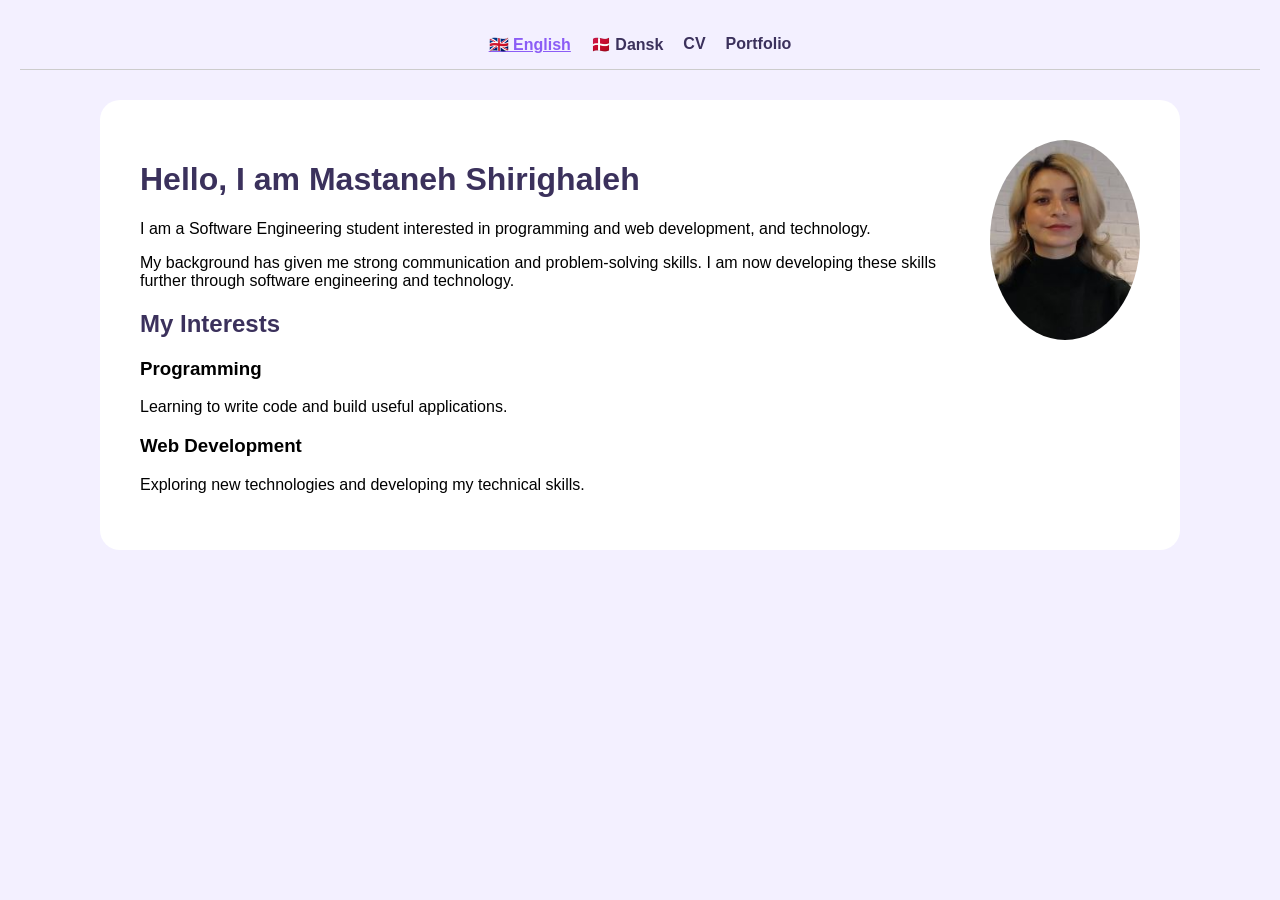
<file: index.html>
<!doctype html>
<html lang="en">
  <head>
    <meta charset="UTF-8" />
    <meta name="viewport" content="width=device-width, initial-scale=1.0" />
    <title>Mastaneh Portfolio</title>
    <link rel="stylesheet" href="css/style.css" />
  </head>
  <body>
    <header>
      <nav>
        <ul>
          <li><a href="index.html" class="active">🇬🇧 English</a></li>
          <li><a href="about-me-da.html">🇩🇰 Dansk</a></li>
          <li><a href="cv.html">CV</a></li>
          <li><a href="portfolio.html">Portfolio</a></li>
        </ul>
      </nav>
    </header>
    <main>
      <div class="about-content">
        <div class="about-text">
          <h1>Hello, I am Mastaneh Shirighaleh</h1>

          <p>
            I am a Software Engineering student interested in programming and
            web development, and technology.
          </p>
          <p>
            My background has given me strong communication and problem-solving
            skills. I am now developing these skills further through software
            engineering and technology.
          </p>
          <h2>My Interests</h2>
          <section class="interests">
            <article>
              <h3>Programming</h3>
              <p>Learning to write code and build useful applications.</p>
            </article>

            <article>
              <h3>Web Development</h3>
              <p>
                Exploring new technologies and developing my technical skills.
              </p>
            </article>
          </section>
        </div>
        <img
          class="profile-image"
          src="images/profile.jpg"
          alt="profile photo of Mastaneh"
        />
      </div>
    </main>
  </body>
</html>
</file>
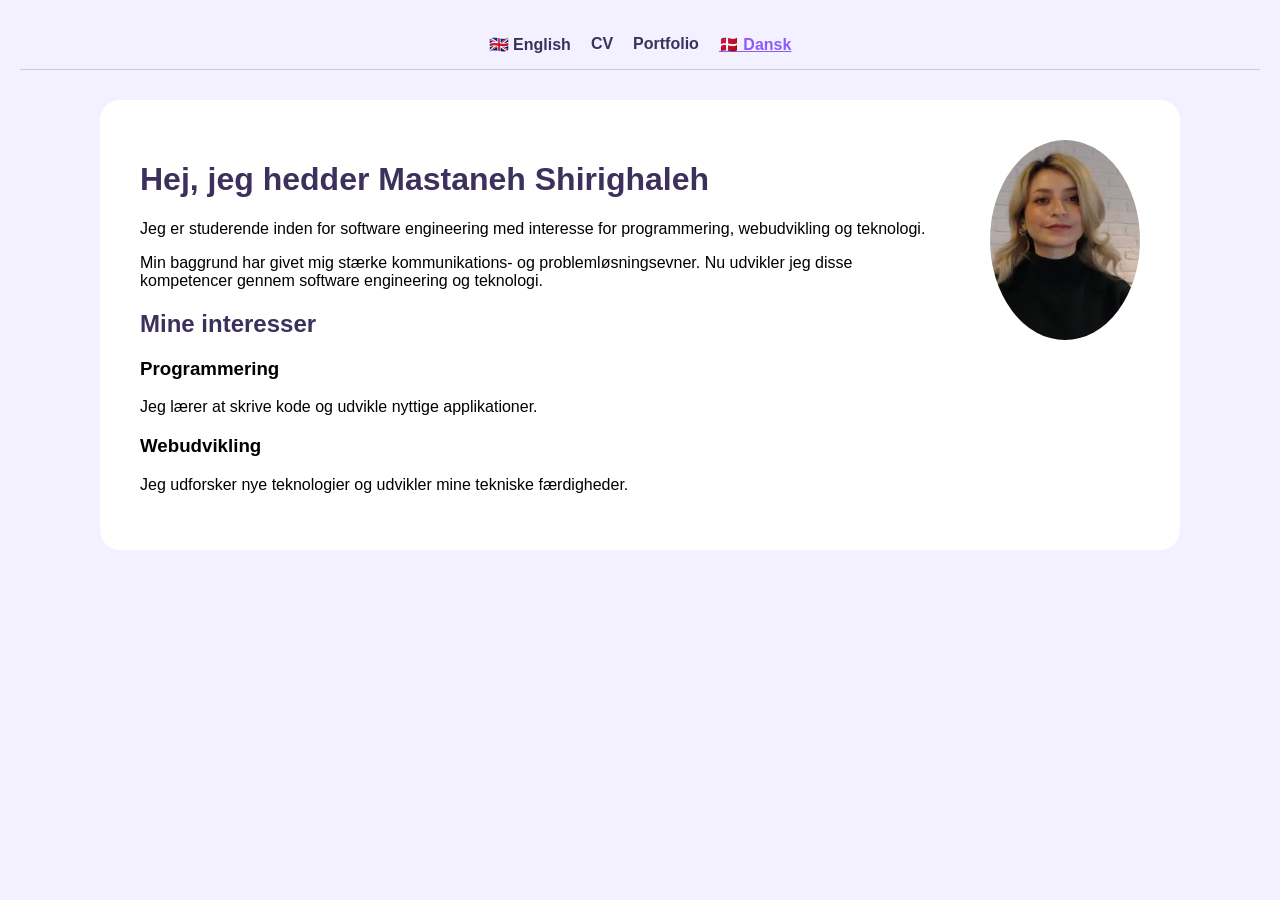
<file: about-me-da.html>
<!doctype html>
<html lang="da">
  <head>
    <meta charset="UTF-8" />
    <meta name="viewport" content="width=device-width, initial-scale=1.0" />
    <title>Mastaneh - Om mig</title>
    <link rel="stylesheet" href="css/style.css" />
  </head>

  <body>
    <header>
      <nav>
        <ul>
          <li><a href="about-me.html">🇬🇧 English</a></li>
          <li><a href="cv.html">CV</a></li>
          <li><a href="portfolio.html">Portfolio</a></li>
          <li><a href="about-me-da.html" class="active">🇩🇰 Dansk</a></li>
        </ul>
      </nav>
    </header>

    <main>
      <div class="about-content">
        <div class="about-text">
          <h1>Hej, jeg hedder Mastaneh Shirighaleh</h1>

          <p>
            Jeg er studerende inden for software engineering med interesse for
            programmering, webudvikling og teknologi.
          </p>

          <p>
            Min baggrund har givet mig stærke kommunikations- og
            problemløsningsevner. Nu udvikler jeg disse kompetencer gennem
            software engineering og teknologi.
          </p>

          <h2>Mine interesser</h2>

          <div class="interests">
            <div>
              <h3>Programmering</h3>
              <p>Jeg lærer at skrive kode og udvikle nyttige applikationer.</p>
            </div>

            <div>
              <h3>Webudvikling</h3>
              <p>
                Jeg udforsker nye teknologier og udvikler mine tekniske
                færdigheder.
              </p>
            </div>
          </div>
        </div>

        <img
          class="profile-image"
          src="images/profile.jpg"
          alt="Profilbillede af Mastaneh"
        />
      </div>
    </main>
  </body>
</html>
</file>
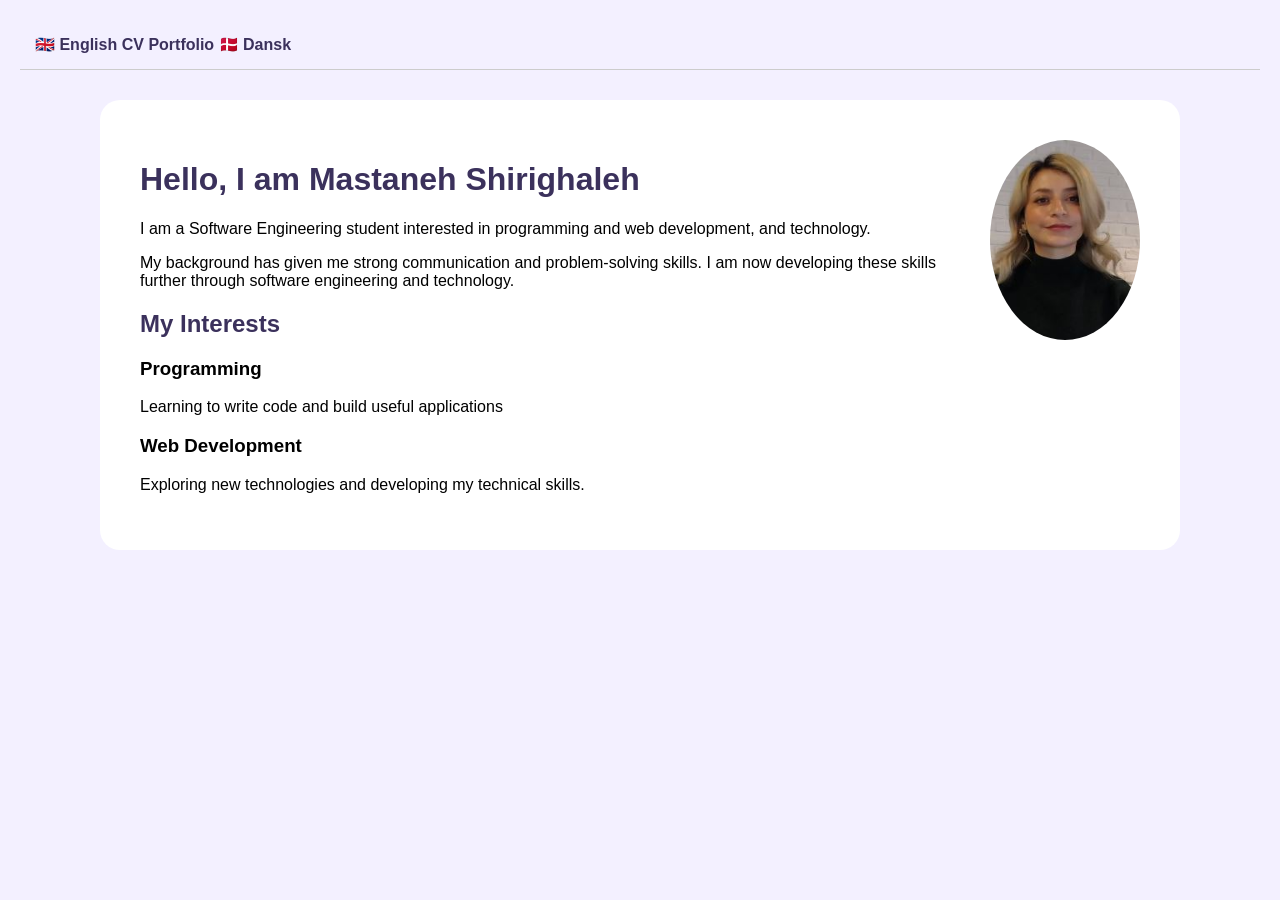
<file: about-me.html>
<!doctype html>
<html lang="en">
  <head>
    <meta charset="UTF-8" />
    <meta name="viewport" content="width=device-width, initial-scale=1.0" />
    <title>Mastaneh Portfolio</title>
    <link rel="stylesheet" href="css/style.css" />
  </head>
  <body>
    <header>
      <nav>
        <a href="about-me.html">🇬🇧 English</a>
        <a href="cv.html"> CV</a>
        <a href="portfolio.html">Portfolio</a>
        <a href="about-me-da.html">🇩🇰 Dansk</a>
      </nav>
    </header>
    <main>
      <div class="about-content">
        <div class="about-text">
          <h1>Hello, I am Mastaneh Shirighaleh</h1>

          <p>
            I am a Software Engineering student interested in programming and
            web development, and technology.
          </p>
          <p>
            My background has given me strong communication and problem-solving
            skills. I am now developing these skills further through software
            engineering and technology.
          </p>
          <h2>My Interests</h2>
          <div class="interests">
            <div>
              <h3>Programming</h3>
              <p>Learning to write code and build useful applications</p>
            </div>
            <div>
              <h3>Web Development</h3>
              <p>
                Exploring new technologies and developing my technical skills.
              </p>
            </div>
          </div>
        </div>
        <img
          class="profile-image"
          src="images/profile.jpg"
          alt="profile photo of Mastaneh"
        />
      </div>
    </main>
  </body>
</html>
</file>
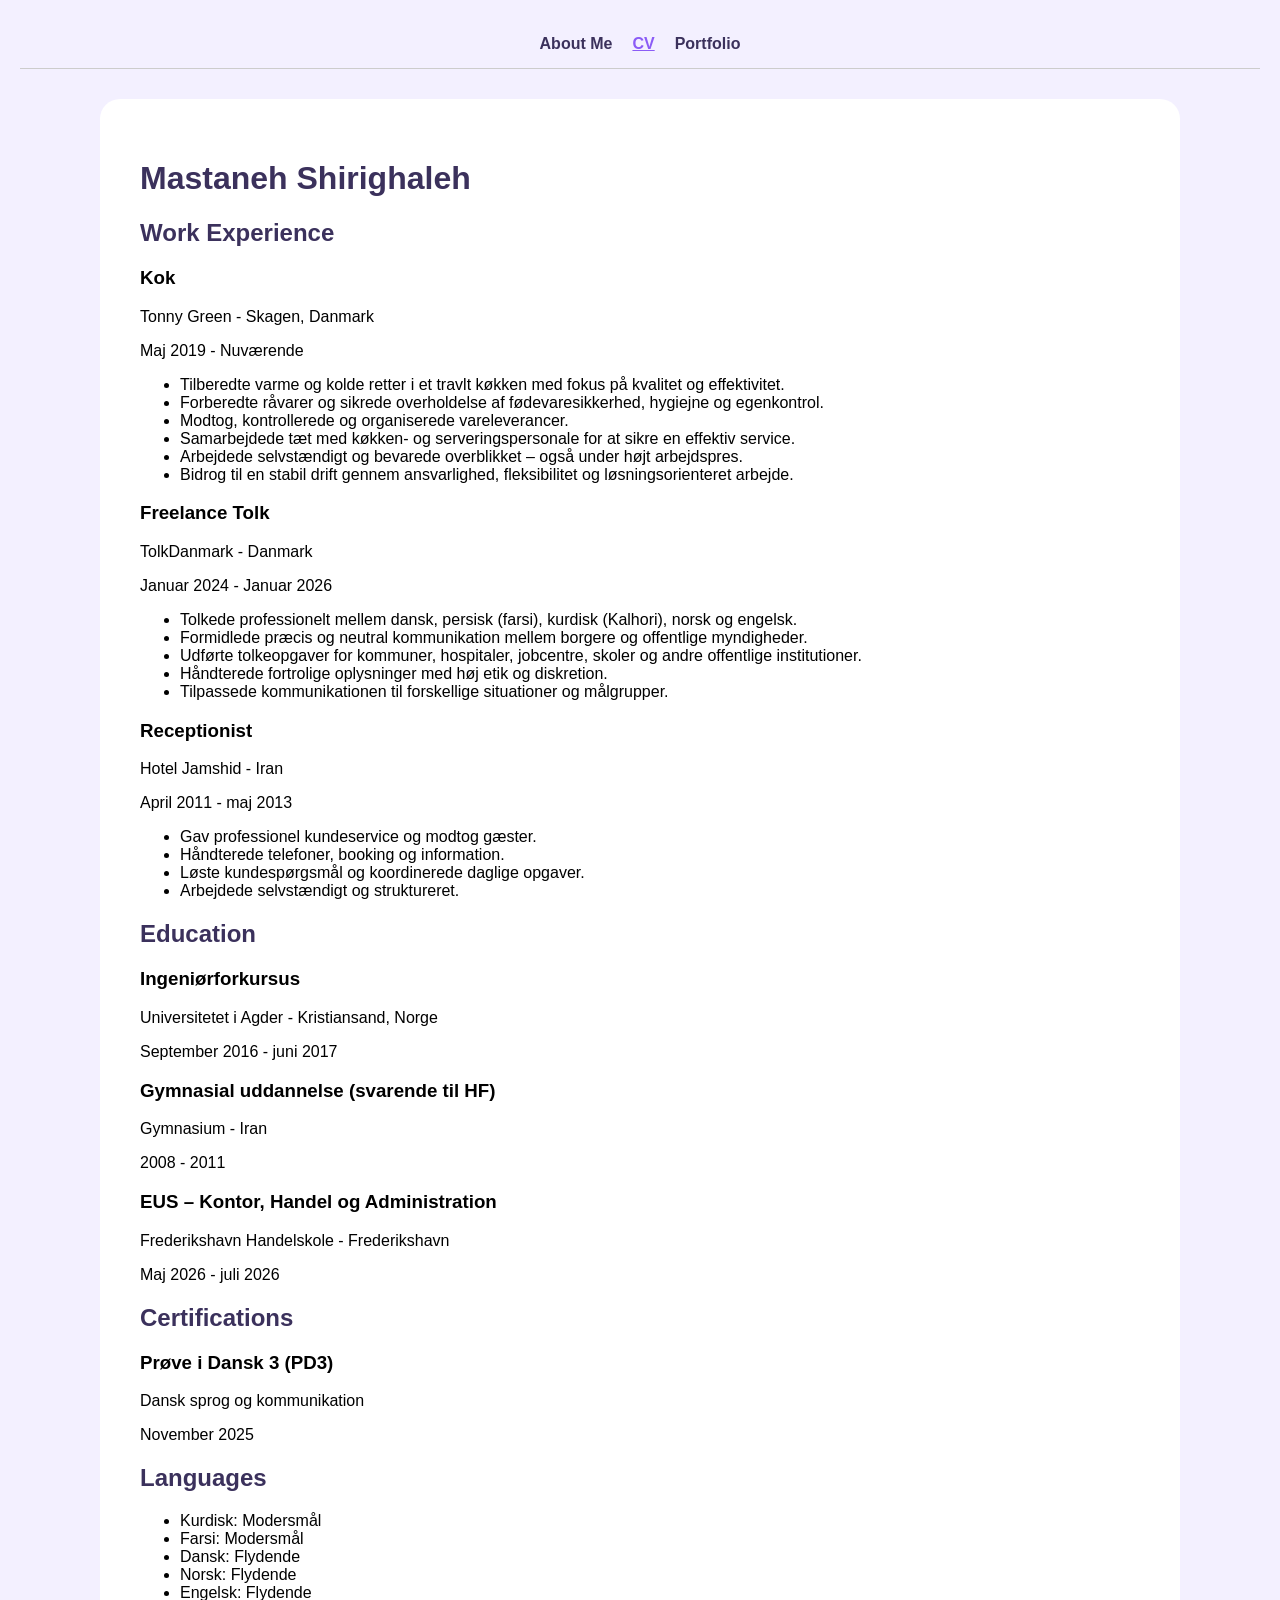
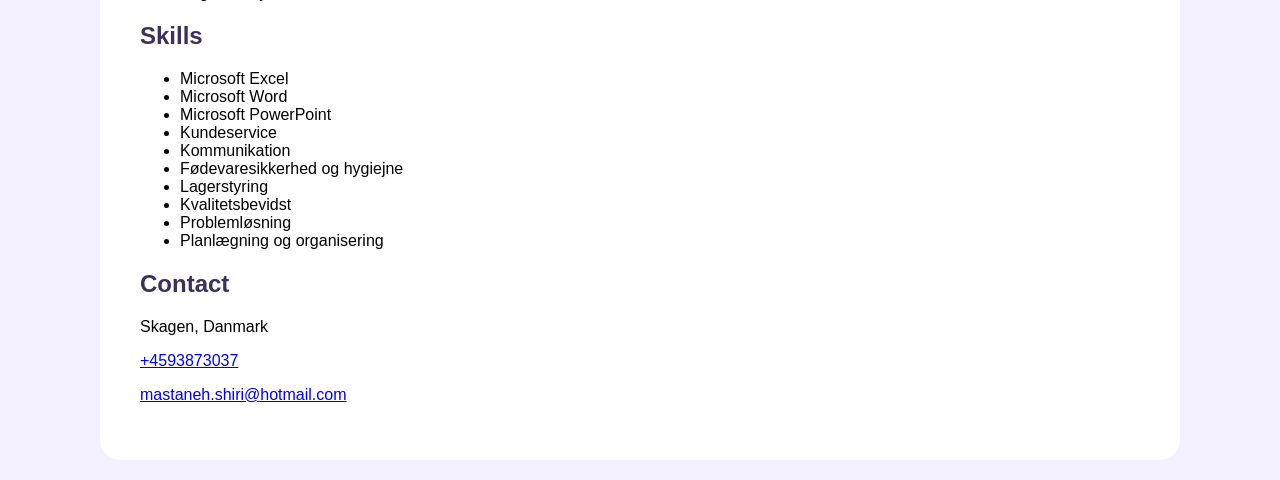
<file: cv.html>
<!doctype html>
<html lang="en">
  <head>
    <meta charset="UTF-8" />
    <meta name="viewport" content="width=device-width, initial-scale=1.0" />
    <title>Mastaneh CV</title>
    <link rel="stylesheet" href="css/style.css" />
  </head>
  <body>
    <header>
      <nav>
        <ul>
          <li><a href="index.html">About Me</a></li>
          <li><a href="cv.html" class="active">CV</a></li>
          <li><a href="portfolio.html">Portfolio</a></li>
        </ul>
      </nav>
    </header>
    <main>
      <h1>Mastaneh Shirighaleh</h1>
      <section>
        <h2>Work Experience</h2>
        <h3>Kok</h3>
        <p>Tonny Green - Skagen, Danmark</p>
        <p>Maj 2019 - Nuværende</p>
        <ul>
          <li>
            Tilberedte varme og kolde retter i et travlt køkken med fokus på
            kvalitet og effektivitet.
          </li>
          <li>
            Forberedte råvarer og sikrede overholdelse af fødevaresikkerhed,
            hygiejne og egenkontrol.
          </li>
          <li>Modtog, kontrollerede og organiserede vareleverancer.</li>
          <li>
            Samarbejdede tæt med køkken- og serveringspersonale for at sikre en
            effektiv service.
          </li>
          <li>
            Arbejdede selvstændigt og bevarede overblikket – også under højt
            arbejdspres.
          </li>
          <li>
            Bidrog til en stabil drift gennem ansvarlighed, fleksibilitet og
            løsningsorienteret arbejde.
          </li>
        </ul>
        <h3>Freelance Tolk</h3>
        <p>TolkDanmark - Danmark</p>
        <p>Januar 2024 - Januar 2026</p>
        <ul>
          <li>
            Tolkede professionelt mellem dansk, persisk (farsi), kurdisk
            (Kalhori), norsk og engelsk.
          </li>
          <li>
            Formidlede præcis og neutral kommunikation mellem borgere og
            offentlige myndigheder.
          </li>
          <li>
            Udførte tolkeopgaver for kommuner, hospitaler, jobcentre, skoler og
            andre offentlige institutioner.
          </li>
          <li>Håndterede fortrolige oplysninger med høj etik og diskretion.</li>
          <li>
            Tilpassede kommunikationen til forskellige situationer og
            målgrupper.
          </li>
        </ul>
        <h3>Receptionist</h3>
        <p>Hotel Jamshid - Iran</p>
        <p>April 2011 - maj 2013</p>
        <ul>
          <li>Gav professionel kundeservice og modtog gæster.</li>
          <li>Håndterede telefoner, booking og information.</li>
          <li>Løste kundespørgsmål og koordinerede daglige opgaver.</li>
          <li>Arbejdede selvstændigt og struktureret.</li>
        </ul>
      </section>
      <section>
        <h2>Education</h2>
        <h3>Ingeniørforkursus</h3>
        <p>Universitetet i Agder - Kristiansand, Norge</p>
        <p>September 2016 - juni 2017</p>
        <h3>Gymnasial uddannelse (svarende til HF)</h3>
        <p>Gymnasium - Iran</p>
        <p>2008 - 2011</p>
        <h3>EUS – Kontor, Handel og Administration</h3>
        <p>Frederikshavn Handelskole - Frederikshavn</p>
        <p>Maj 2026 - juli 2026</p>
      </section>
      <section>
        <h2>Certifications</h2>
        <h3>Prøve i Dansk 3 (PD3)</h3>
        <p>Dansk sprog og kommunikation</p>
        <p>November 2025</p>
      </section>
      <section>
        <h2>Languages</h2>
        <ul>
          <li>Kurdisk: Modersmål</li>
          <li>Farsi: Modersmål</li>
          <li>Dansk: Flydende</li>
          <li>Norsk: Flydende</li>
          <li>Engelsk: Flydende</li>
        </ul>
      </section>
      <section>
        <h2>Skills</h2>
        <ul>
          <li>Microsoft Excel</li>
          <li>Microsoft Word</li>
          <li>Microsoft PowerPoint</li>
          <li>Kundeservice</li>
          <li>Kommunikation</li>
          <li>Fødevaresikkerhed og hygiejne</li>
          <li>Lagerstyring</li>
          <li>Kvalitetsbevidst</li>
          <li>Problemløsning</li>
          <li>Planlægning og organisering</li>
        </ul>
      </section>
      <section>
        <h2>Contact</h2>
        <p>Skagen, Danmark</p>
        <p>
          <a href="tel:+4593873037">+4593873037</a>
        </p>
        <p>
          <a href="mailto:mastaneh.shiri@hotmail.com"
            >mastaneh.shiri@hotmail.com</a
          >
        </p>
      </section>
    </main>
  </body>
</html>
</file>
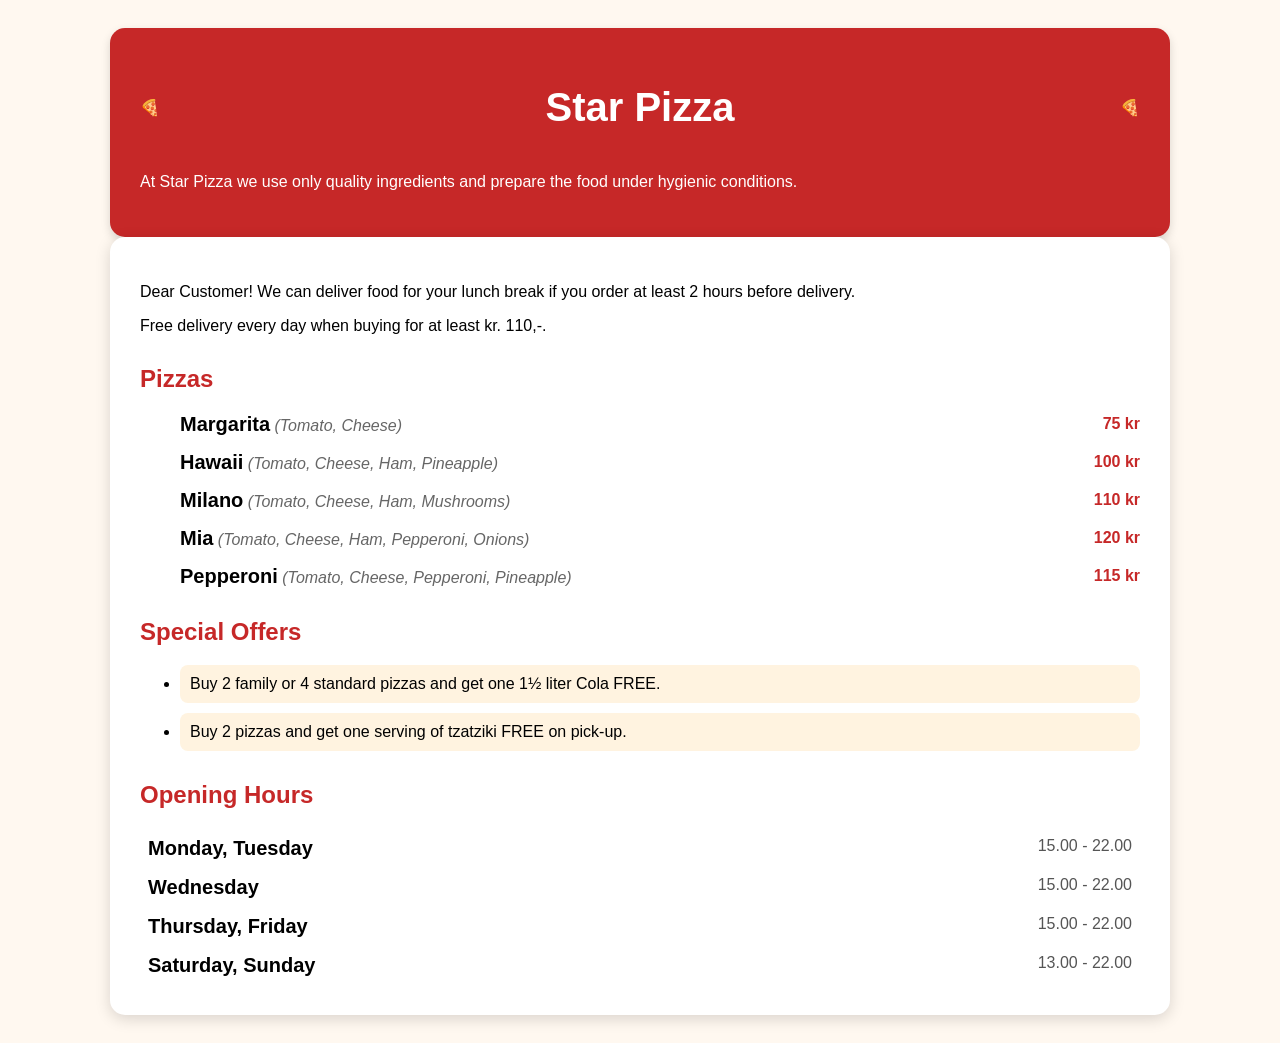
<file: pizza.html>
<!doctype html>
<html lang="en">
  <head>
    <meta charset="UTF-8" />
    <meta name="viewport" content="width=device-width, initial-scale=1.0" />
    <title>Star Pizza</title>
    <link rel="stylesheet" href="style.css" />
  </head>

  <body>
    <header>
      <div>
        <span>🍕</span>
        <h1>Star Pizza</h1>
        <span>🍕</span>
      </div>

      <p>
        At Star Pizza we use only quality ingredients and prepare the food under
        hygienic conditions.
      </p>
    </header>

    <main>
      <p>
        Dear Customer! We can deliver food for your lunch break if you order at
        least 2 hours before delivery.
      </p>

      <p>Free delivery every day when buying for at least kr. 110,-.</p>

      <h2>Pizzas</h2>

      <ol>
        <li>
          <div>
            <strong>Margarita</strong>
            <em>(Tomato, Cheese)</em>
          </div>
          <span>75 kr</span>
        </li>

        <li>
          <div>
            <strong>Hawaii</strong>
            <em>(Tomato, Cheese, Ham, Pineapple)</em>
          </div>
          <span>100 kr</span>
        </li>

        <li>
          <div>
            <strong>Milano</strong>
            <em>(Tomato, Cheese, Ham, Mushrooms)</em>
          </div>
          <span>110 kr</span>
        </li>

        <li>
          <div>
            <strong>Mia</strong>
            <em>(Tomato, Cheese, Ham, Pepperoni, Onions)</em>
          </div>
          <span>120 kr</span>
        </li>

        <li>
          <div>
            <strong>Pepperoni</strong>
            <em>(Tomato, Cheese, Pepperoni, Pineapple)</em>
          </div>
          <span>115 kr</span>
        </li>
      </ol>

      <section class="special-offers">
        <h2>Special Offers</h2>

        <ul>
          <li>
            Buy 2 family or 4 standard pizzas and get one 1½ liter Cola FREE.
          </li>

          <li>Buy 2 pizzas and get one serving of tzatziki FREE on pick-up.</li>
        </ul>
      </section>

      <h2>Opening Hours</h2>

      <table>
        <tr>
          <td>
            <strong>Monday, Tuesday</strong>
            <span>15.00 - 22.00</span>
          </td>
        </tr>

        <tr>
          <td>
            <strong>Wednesday</strong>
            <span>15.00 - 22.00</span>
          </td>
        </tr>

        <tr>
          <td>
            <strong>Thursday, Friday</strong>
            <span>15.00 - 22.00</span>
          </td>
        </tr>

        <tr>
          <td>
            <strong>Saturday, Sunday</strong>
            <span>13.00 - 22.00</span>
          </td>
        </tr>
      </table>
    </main>
  </body>
</html>
</file>
<file: css/style.css>
:root {
    --background-color: #f3f0ff;
    --primary-color: #3b315c;
    --hover-color: #8b5cf6;
    --white-color: #ffffff;
    --border-color: #ccc;
}

body {
    font-family: Arial, Helvetica, sans-serif;
    margin: 0;
    padding: 20px;
background-color: var(--background-color);
}
header{
    margin-bottom: 30px;
    padding: 15px;
border-bottom: 1px solid var(--border-color);

}
nav a{
    text-decoration: none;
    font-weight: bold;
    color: var(--primary-color);
}
nav a.active {
    color: var(--hover-color);
    text-decoration: underline;
}
nav a:hover{
    color: var(--hover-color);

}
.projects article{
    padding: 20px;
    border: 1px solid var(--border-color);

}
.projects img {
    width: 100%;
    height: auto;
}

main {
    max-width: 1000px;
    margin: 0 auto;
    padding: 40px;
background-color: var(--white-color);
    border-radius: 20px;
}
nav ul {
    display: flex;
    justify-content: center;
    gap: 20px;
    list-style: none;
    padding: 0;
    margin: 0;
}
.profile-image {
    width: 200px;
    border-radius: 50%;
    height: 200px;
    object-fit: cover;
    display: block;
}
.about-content {
    display: flex;
    align-items: flex-start;
    gap: 50px;
}
h1 {
    font-size: 32px;
    color: var(--primary-color);
}

h2 {
    font-size: 24px;
    color: var(--primary-color);
}
.projects {
    display: grid;
    grid-template-columns: 1fr;
    gap: 20px;
}

@media (min-width: 768px) {
    .projects {
        grid-template-columns: repeat(2, 1fr);
    }
}

@media (min-width: 1024px) {
    .projects {
        grid-template-columns: repeat(3, 1fr);
    }
}
@media (max-width: 768px) {
    .about-content {
        flex-direction: column;
        align-items: center;
    }

    .profile-image {
        width: 180px;
        height: 180px;
        order: -1;
    }
}
</file>
<file: style.css>
h1 {
    color: white;
    font-size: 40px;
    text-align: center;
}

body {
    padding: 20px;
    background-color: #fff8f0;
    font-family: Arial, sans-serif;
}

main {
    max-width: 1000px;
    margin: 0 auto;
    background-color: white;
    box-shadow: 0 4px 15px rgba(0, 0, 0, 0.15);
    border-radius: 15px;
    padding: 30px;
}

header {
    background-color: #c62828;
    color: white;
    padding: 30px;
    border-radius: 15px;
    box-shadow: 0 4px 10px rgba(0, 0, 0, 0.15);
    max-width: 1000px;
    margin: 0 auto;
}

header div {
    display: flex;
    justify-content: space-between;
    align-items: center;
}

h2 {
    color: #c62828;
    margin-top: 30px;
}

li {
    margin-bottom: 15px;
}

strong {
    font-size: 20px;
}

em {
    color: #666;
}

ol li {
    display: flex;
    justify-content: space-between;
    align-items: center;
}

ol li span {
    color: #c62828;
    font-weight: bold;
}

table {
    width: 100%;
    margin-top: 15px;
    border-collapse: collapse;
}

td {
    padding: 8px;
}

td span {
    color: #555;
    float: right;
}

.special-offers li {
    margin-bottom: 10px;
    background-color: #fff3e0;
    padding: 10px;
    border-radius: 8px;
}
/* Responsive Design */

@media (max-width: 768px) {

    body {
        padding: 10px;
    }

    header {
        padding: 20px;
    }

    h1 {
        font-size: 32px;
    }

    main {
        padding: 20px;
    }

    ol li {
        align-items: flex-start;
    }

    strong {
        font-size: 18px;
    }

    em {
        font-size: 14px;
    }

}
@media (max-width: 480px) {

    body {
        padding: 5px;
    }

    header {
        padding: 15px;
    }

    h1 {
        font-size: 28px;
    }

    main {
        padding: 15px;
    }

    ol {
        padding-left: 25px;
    }

    ol li {
        gap: 10px;
    }

    em {
        font-size: 13px;
    }

    ol li span {
        white-space: nowrap;
    }

    .special-offers li {
        width: auto;
    }

}
</file>
